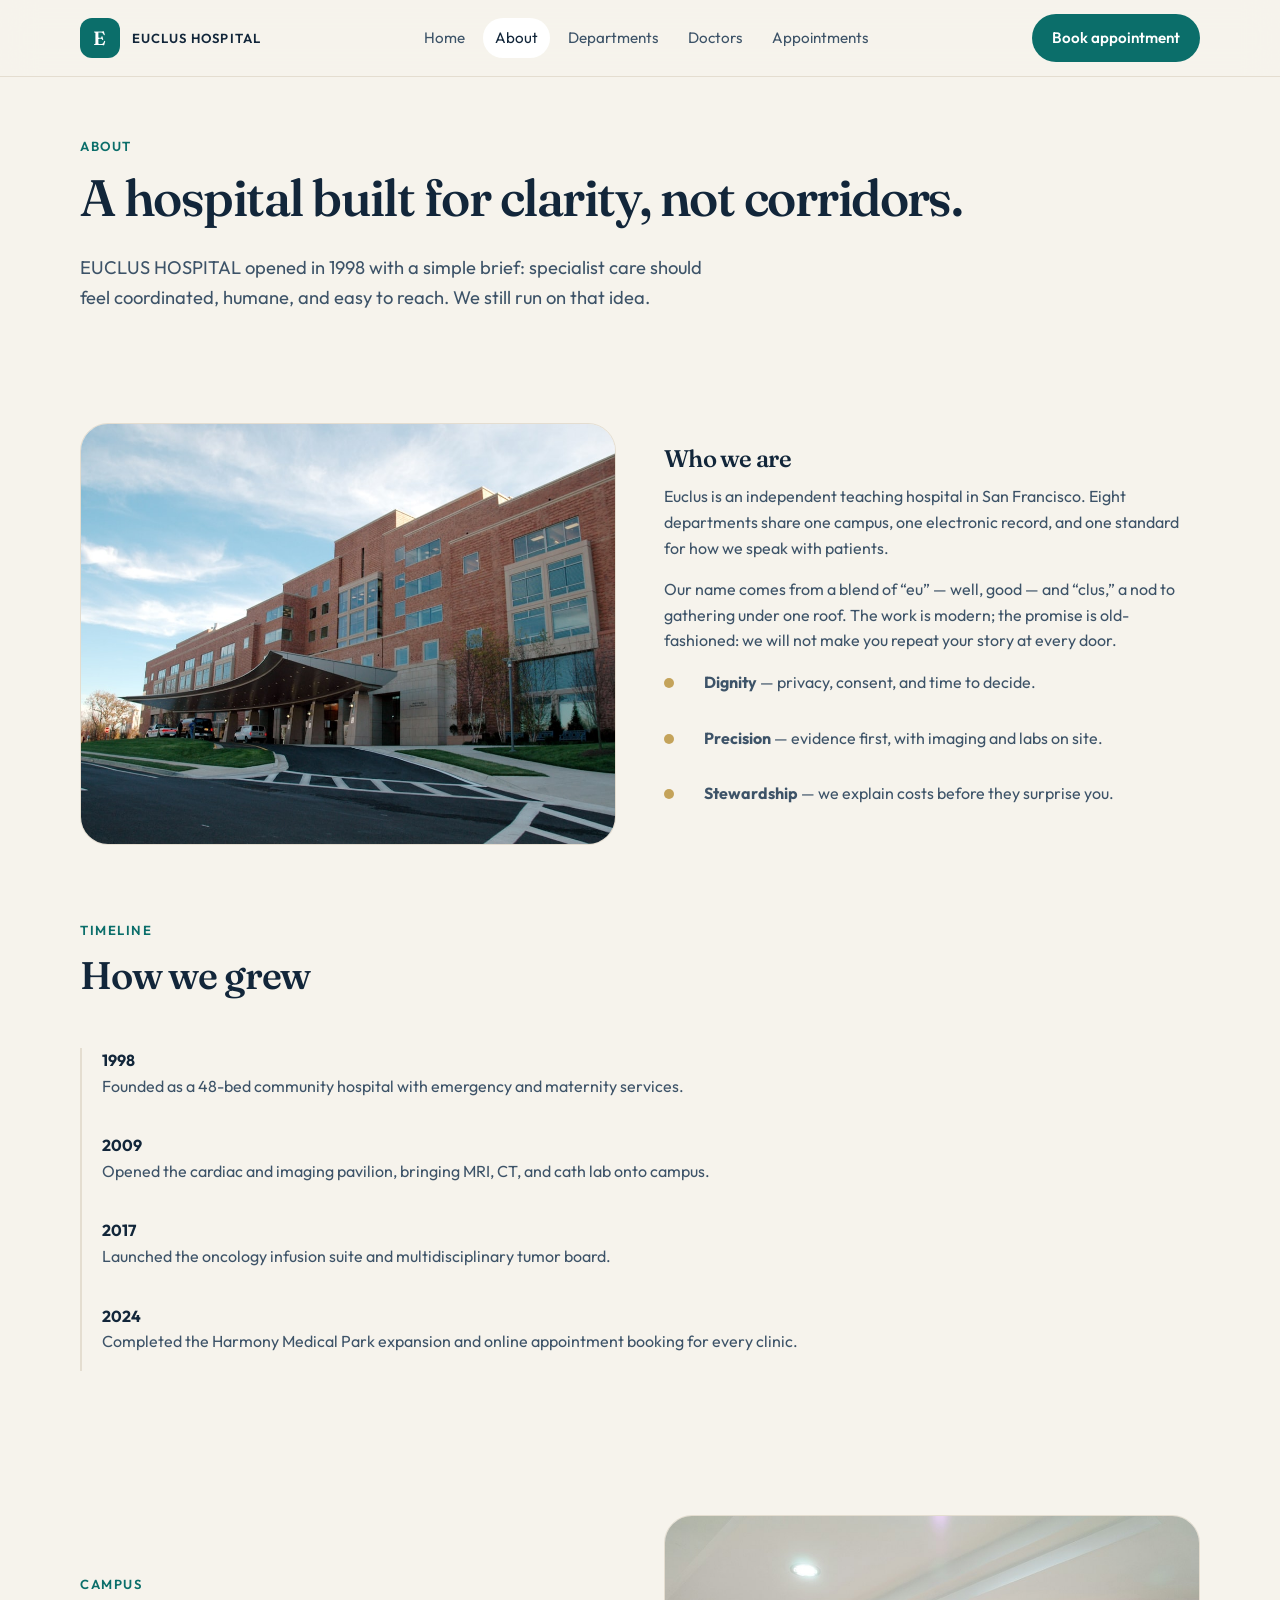
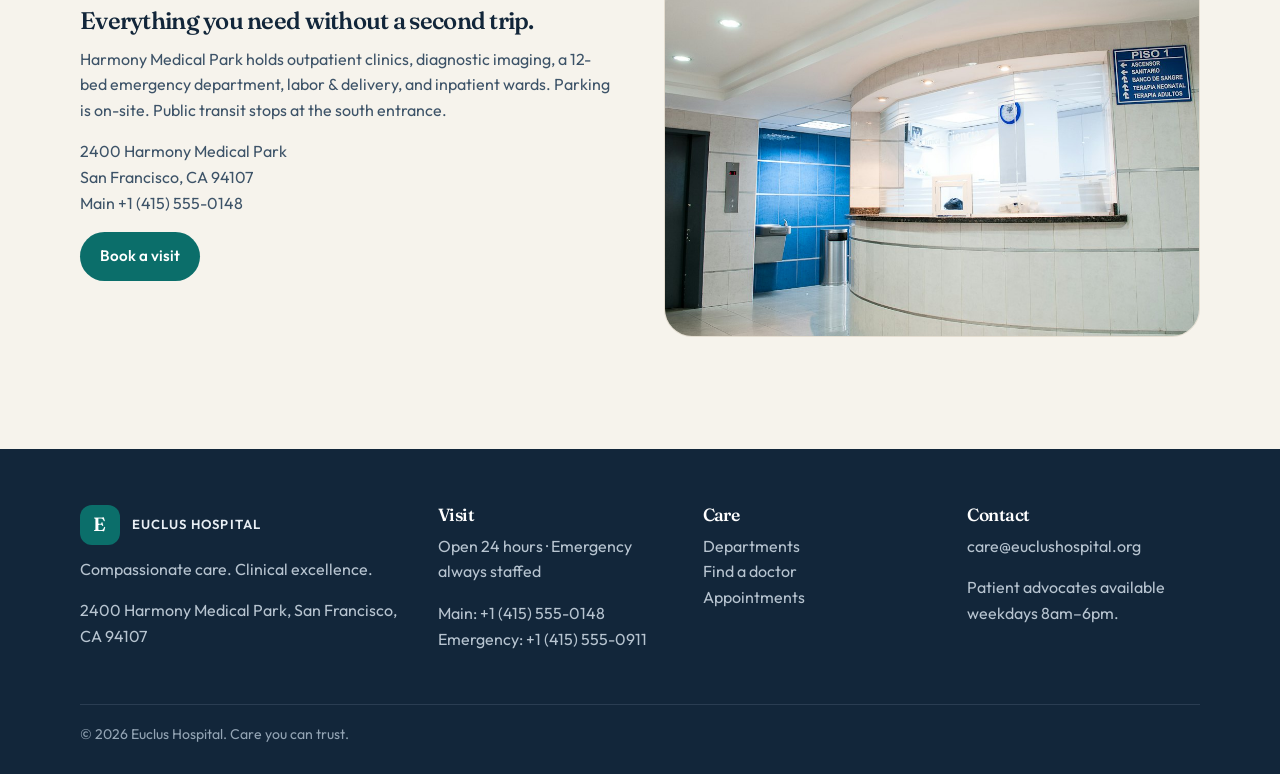
<file: euclus-hospital/about.html>
<!DOCTYPE html>
<html lang="en">
  <head>
    <meta charset="UTF-8" />
    <meta name="viewport" content="width=device-width, initial-scale=1" />
    <title>About — EUCLUS HOSPITAL</title>
    <link rel="preconnect" href="https://fonts.googleapis.com" />
    <link rel="preconnect" href="https://fonts.gstatic.com" crossorigin />
    <link
      href="https://fonts.googleapis.com/css2?family=Fraunces:opsz,wght@9..144,500;9..144,600&family=Outfit:wght@400;500;600&display=swap"
      rel="stylesheet"
    />
    <link rel="stylesheet" href="css/styles.css" />
  </head>
  <body>
    <main id="main">
      <section class="page-hero">
        <div class="container">
          <p class="eyebrow">About</p>
          <h1>A hospital built for clarity, not corridors.</h1>
          <p class="lead" style="max-width: 52ch; font-size: 1.15rem">
            EUCLUS HOSPITAL opened in 1998 with a simple brief: specialist care should feel coordinated, humane, and easy to reach. We still run on that idea.
          </p>
        </div>
      </section>

      <section>
        <div class="container two-col">
          <div class="panel">
            <img
              src="images/about-campus.jpg"
              alt="Hospital atrium with natural light"
            />
          </div>
          <div>
            <h2>Who we are</h2>
            <p>
              Euclus is an independent teaching hospital in San Francisco. Eight departments share one campus, one electronic record, and one standard for how we speak with patients.
            </p>
            <p>
              Our name comes from a blend of “eu” — well, good — and “clus,” a nod to gathering under one roof. The work is modern; the promise is old-fashioned: we will not make you repeat your story at every door.
            </p>
            <div class="values">
              <div class="value"><span class="dot"></span><p><strong>Dignity</strong> — privacy, consent, and time to decide.</p></div>
              <div class="value"><span class="dot"></span><p><strong>Precision</strong> — evidence first, with imaging and labs on site.</p></div>
              <div class="value"><span class="dot"></span><p><strong>Stewardship</strong> — we explain costs before they surprise you.</p></div>
            </div>
          </div>
        </div>
      </section>

      <section style="padding-top:0">
        <div class="container">
          <div class="section-head">
            <div>
              <p class="eyebrow">Timeline</p>
              <h2>How we grew</h2>
            </div>
          </div>
          <div class="timeline">
            <div>
              <strong>1998</strong>
              <p>Founded as a 48-bed community hospital with emergency and maternity services.</p>
            </div>
            <div>
              <strong>2009</strong>
              <p>Opened the cardiac and imaging pavilion, bringing MRI, CT, and cath lab onto campus.</p>
            </div>
            <div>
              <strong>2017</strong>
              <p>Launched the oncology infusion suite and multidisciplinary tumor board.</p>
            </div>
            <div>
              <strong>2024</strong>
              <p>Completed the Harmony Medical Park expansion and online appointment booking for every clinic.</p>
            </div>
          </div>
        </div>
      </section>

      <section>
        <div class="container two-col">
          <div>
            <p class="eyebrow">Campus</p>
            <h2>Everything you need without a second trip.</h2>
            <p>
              Harmony Medical Park holds outpatient clinics, diagnostic imaging, a 12-bed emergency department, labor & delivery, and inpatient wards. Parking is on-site. Public transit stops at the south entrance.
            </p>
            <p>
              2400 Harmony Medical Park<br />
              San Francisco, CA 94107<br />
              Main +1 (415) 555-0148
            </p>
            <a class="btn btn-primary" href="appointment.html">Book a visit</a>
          </div>
          <div class="panel">
            <img
              src="images/about-atrium.jpg"
              alt="Exterior of a modern hospital building"
            />
          </div>
        </div>
      </section>
    </main>
    <script src="js/data.js"></script>
    <script src="js/layout.js"></script>
  </body>
</html>
</file>
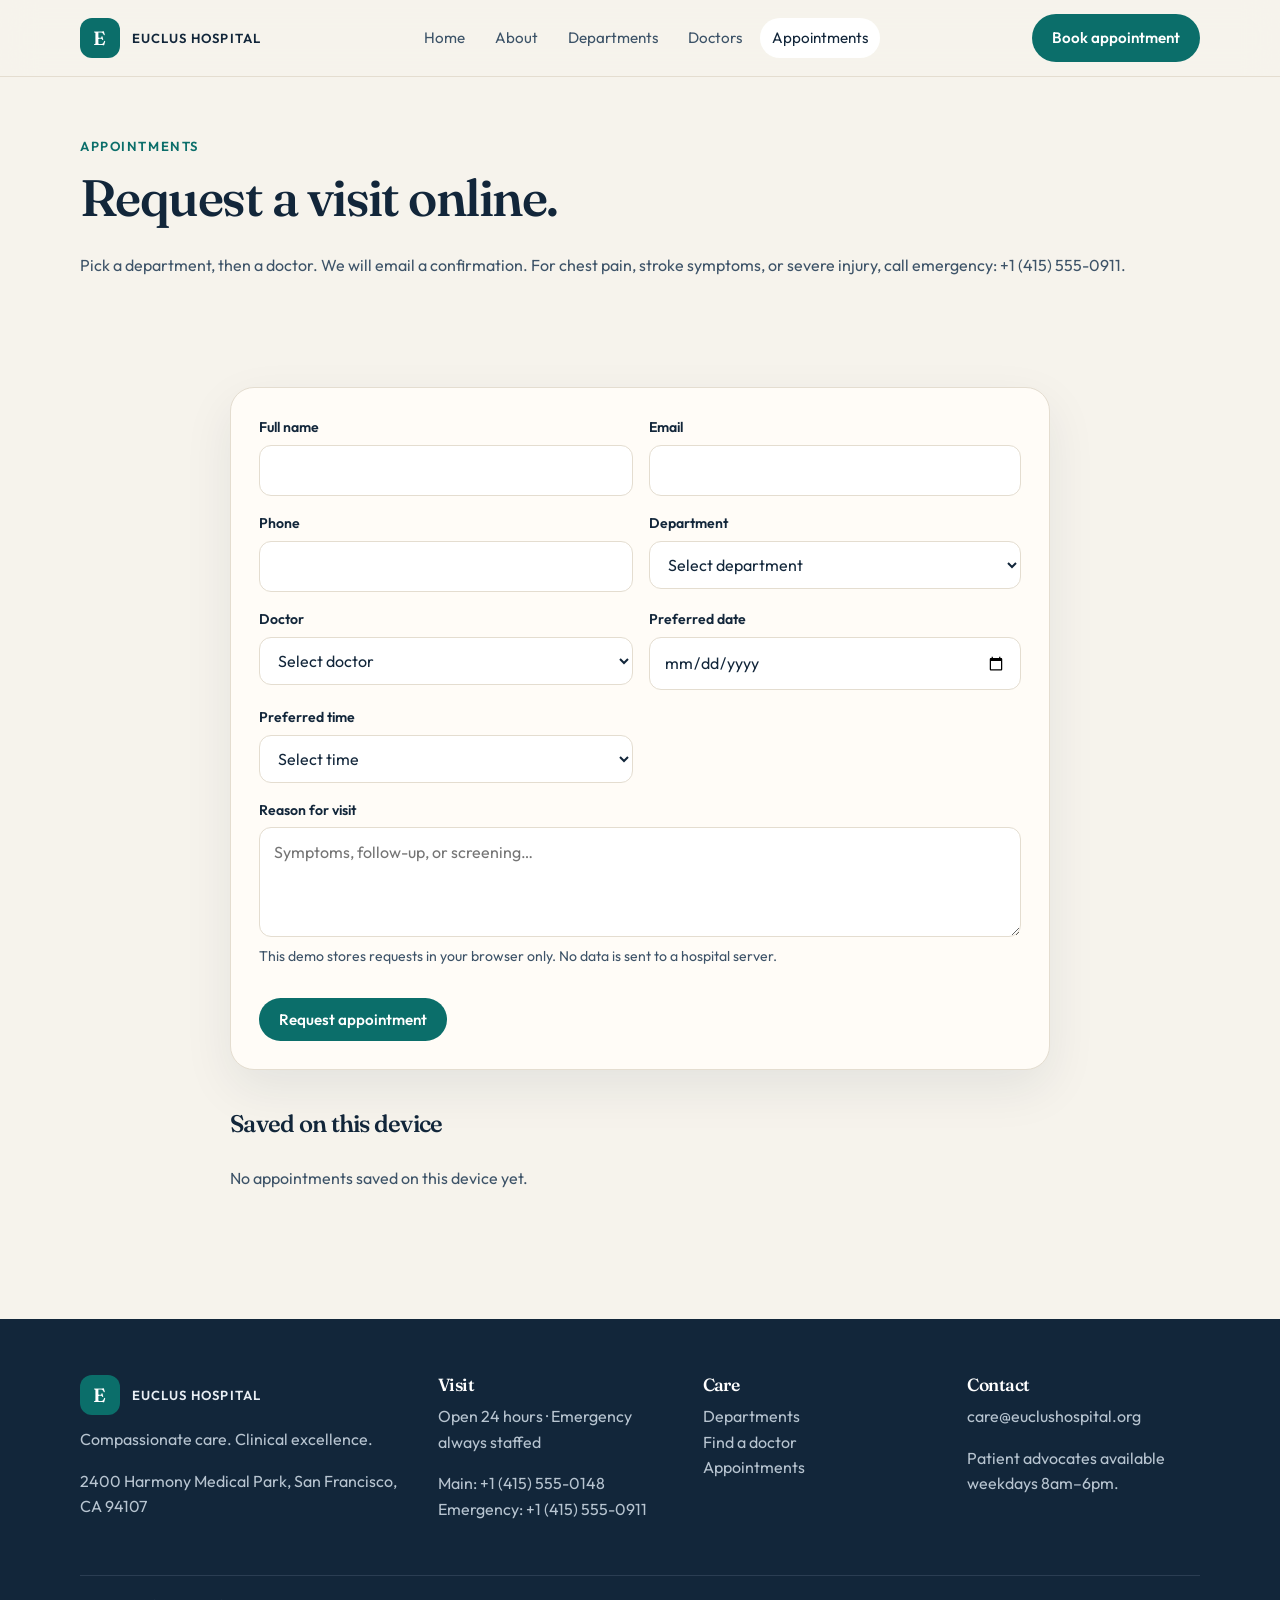
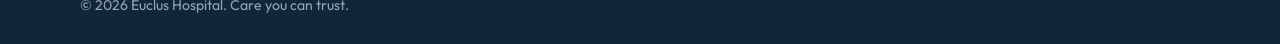
<file: euclus-hospital/appointment.html>
<!DOCTYPE html>
<html lang="en">
  <head>
    <meta charset="UTF-8" />
    <meta name="viewport" content="width=device-width, initial-scale=1" />
    <title>Book an appointment — EUCLUS HOSPITAL</title>
    <link rel="preconnect" href="https://fonts.googleapis.com" />
    <link rel="preconnect" href="https://fonts.gstatic.com" crossorigin />
    <link
      href="https://fonts.googleapis.com/css2?family=Fraunces:opsz,wght@9..144,500;9..144,600&family=Outfit:wght@400;500;600&display=swap"
      rel="stylesheet"
    />
    <link rel="stylesheet" href="css/styles.css" />
  </head>
  <body>
    <main id="main">
      <section class="page-hero">
        <div class="container">
          <p class="eyebrow">Appointments</p>
          <h1>Request a visit online.</h1>
          <p>Pick a department, then a doctor. We will email a confirmation. For chest pain, stroke symptoms, or severe injury, call emergency: +1 (415) 555-0911.</p>
        </div>
      </section>
      <section>
        <div class="container" style="max-width: 820px">
          <div data-message></div>
          <form class="form-card" data-appt-form>
            <div class="form-grid">
              <div class="field">
                <label for="name">Full name</label>
                <input id="name" name="name" autocomplete="name" required />
              </div>
              <div class="field">
                <label for="email">Email</label>
                <input id="email" name="email" type="email" autocomplete="email" required />
              </div>
              <div class="field">
                <label for="phone">Phone</label>
                <input id="phone" name="phone" type="tel" autocomplete="tel" required />
              </div>
              <div class="field">
                <label for="department">Department</label>
                <select id="department" name="department" required></select>
              </div>
              <div class="field">
                <label for="doctor">Doctor</label>
                <select id="doctor" name="doctor" required></select>
              </div>
              <div class="field">
                <label for="date">Preferred date</label>
                <input id="date" name="date" type="date" required />
              </div>
              <div class="field">
                <label for="time">Preferred time</label>
                <select id="time" name="time" required></select>
              </div>
              <div class="field full">
                <label for="reason">Reason for visit</label>
                <textarea id="reason" name="reason" placeholder="Symptoms, follow-up, or screening…"></textarea>
              </div>
            </div>
            <p class="form-note">This demo stores requests in your browser only. No data is sent to a hospital server.</p>
            <button class="btn btn-primary" type="submit" style="margin-top: 16px">Request appointment</button>
          </form>
          <h2 style="margin-top: 40px">Saved on this device</h2>
          <div class="appt-list" data-appt-list></div>
        </div>
      </section>
    </main>
    <script src="js/data.js"></script>
    <script src="js/layout.js"></script>
    <script src="js/appointment.js"></script>
  </body>
</html>
</file>
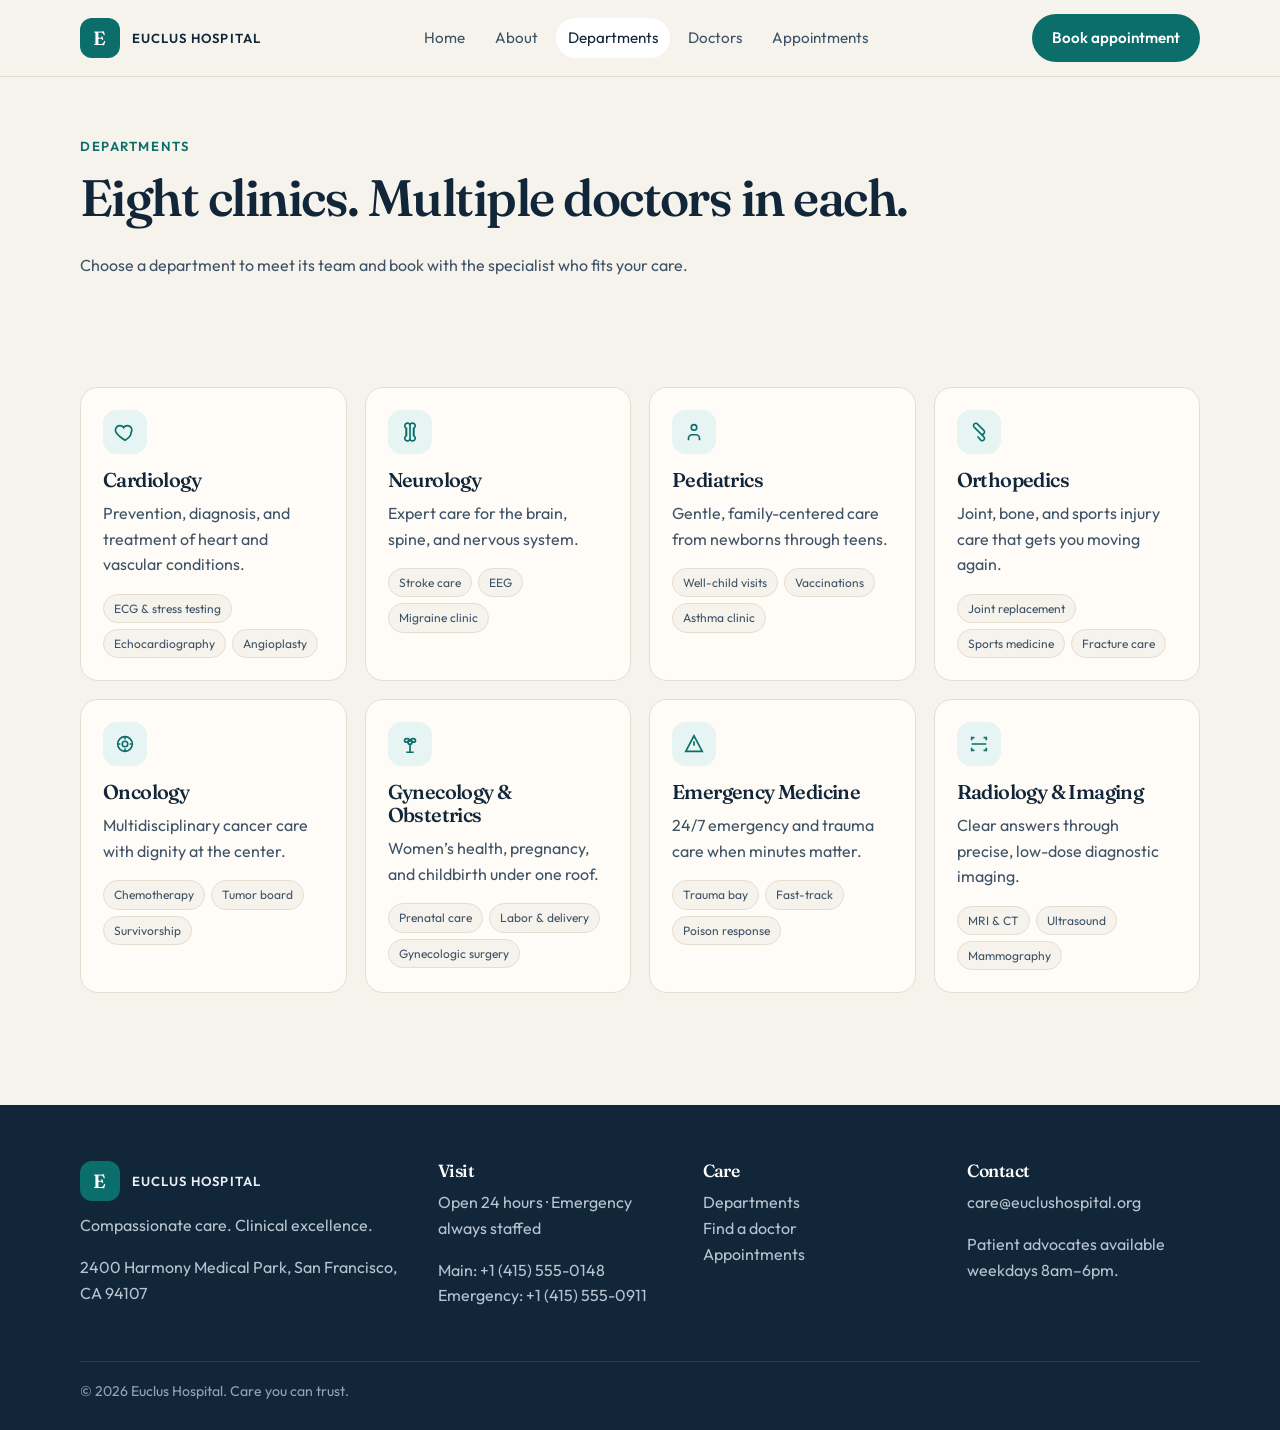
<file: euclus-hospital/departments.html>
<!DOCTYPE html>
<html lang="en">
  <head>
    <meta charset="UTF-8" />
    <meta name="viewport" content="width=device-width, initial-scale=1" />
    <title>Departments — EUCLUS HOSPITAL</title>
    <link rel="preconnect" href="https://fonts.googleapis.com" />
    <link rel="preconnect" href="https://fonts.gstatic.com" crossorigin />
    <link
      href="https://fonts.googleapis.com/css2?family=Fraunces:opsz,wght@9..144,500;9..144,600&family=Outfit:wght@400;500;600&display=swap"
      rel="stylesheet"
    />
    <link rel="stylesheet" href="css/styles.css" />
  </head>
  <body>
    <main id="main">
      <section class="page-hero">
        <div class="container">
          <p class="eyebrow">Departments</p>
          <h1>Eight clinics. Multiple doctors in each.</h1>
          <p>Choose a department to meet its team and book with the specialist who fits your care.</p>
        </div>
      </section>
      <section>
        <div class="container">
          <div class="card-grid" data-dept-list></div>
        </div>
      </section>
      <section class="dept-detail" data-dept-detail style="padding-top:0"></section>
    </main>
    <script src="js/data.js"></script>
    <script src="js/layout.js"></script>
    <script src="js/departments.js"></script>
  </body>
</html>
</file>
<file: euclus-hospital/css/styles.css>
:root {
  --ink: #12263a;
  --ink-soft: #3d5368;
  --teal: #0b6e6a;
  --teal-dark: #085652;
  --teal-soft: #e6f4f3;
  --gold: #c4a35a;
  --cream: #f6f3ec;
  --paper: #fffcf7;
  --line: #e4ddd0;
  --white: #ffffff;
  --danger: #b42318;
  --ok: #067647;
  --shadow: 0 18px 50px rgba(18, 38, 58, 0.08);
  --radius: 18px;
  --max: 1120px;
  --nav-h: 76px;
  --serif: "Fraunces", Georgia, serif;
  --sans: "Outfit", system-ui, sans-serif;
}

*,
*::before,
*::after {
  box-sizing: border-box;
}

html {
  scroll-behavior: smooth;
}

body {
  margin: 0;
  font-family: var(--sans);
  color: var(--ink);
  background: var(--cream);
  line-height: 1.6;
}

img {
  max-width: 100%;
  display: block;
}

a {
  color: inherit;
  text-decoration: none;
}

h1,
h2,
h3,
h4 {
  font-family: var(--serif);
  font-weight: 560;
  letter-spacing: -0.03em;
  line-height: 1.15;
  margin: 0 0 0.5em;
}

p {
  margin: 0 0 1em;
  color: var(--ink-soft);
}

.skip {
  position: absolute;
  left: -999px;
  top: 8px;
}

.skip:focus {
  left: 8px;
  background: var(--white);
  padding: 8px 12px;
  z-index: 100;
}

.container {
  width: min(100% - 40px, var(--max));
  margin-inline: auto;
}

.site-header {
  position: sticky;
  top: 0;
  z-index: 50;
  background: rgba(246, 243, 236, 0.92);
  backdrop-filter: blur(16px);
  border-bottom: 1px solid var(--line);
}

.header-inner {
  display: flex;
  align-items: center;
  justify-content: space-between;
  height: var(--nav-h);
  gap: 24px;
}

.brand {
  display: flex;
  align-items: center;
  gap: 12px;
  font-weight: 600;
  letter-spacing: 0.08em;
  font-size: 0.82rem;
}

.logo-mark {
  width: 40px;
  height: 40px;
  border-radius: 12px;
  background: var(--teal);
  color: var(--white);
  display: grid;
  place-items: center;
  font-family: var(--serif);
  font-size: 1.2rem;
  font-weight: 600;
}

.nav {
  display: flex;
  align-items: center;
  gap: 6px;
}

.nav a {
  padding: 8px 12px;
  border-radius: 999px;
  font-size: 0.95rem;
  color: var(--ink-soft);
}

.nav a:hover,
.nav a.active {
  color: var(--ink);
  background: var(--white);
}

.btn {
  display: inline-flex;
  align-items: center;
  justify-content: center;
  gap: 8px;
  border: 0;
  cursor: pointer;
  border-radius: 999px;
  padding: 12px 20px;
  font-family: inherit;
  font-size: 0.95rem;
  font-weight: 560;
  transition: transform 0.15s ease, background 0.15s ease, color 0.15s ease;
}

.btn:hover {
  transform: translateY(-1px);
}

.btn-primary {
  background: var(--teal);
  color: var(--white);
}

.btn-primary:hover {
  background: var(--teal-dark);
}

.btn-ghost {
  background: transparent;
  color: var(--ink);
  border: 1px solid var(--line);
}

.btn-ghost:hover {
  background: var(--white);
}

.menu-toggle {
  display: none;
  background: transparent;
  border: 1px solid var(--line);
  width: 44px;
  height: 44px;
  border-radius: 12px;
}

.hero {
  padding: 48px 0 24px;
}

.hero-grid {
  display: grid;
  grid-template-columns: 1.05fr 0.95fr;
  gap: 48px;
  align-items: center;
}

.eyebrow {
  display: inline-flex;
  align-items: center;
  gap: 8px;
  color: var(--teal);
  font-weight: 600;
  font-size: 0.82rem;
  letter-spacing: 0.12em;
  text-transform: uppercase;
  margin-bottom: 12px;
}

.hero h1 {
  font-size: clamp(2.4rem, 5vw, 4.2rem);
  margin-bottom: 16px;
}

.hero p.lead {
  font-size: 1.15rem;
  max-width: 36ch;
}

.hero-actions {
  display: flex;
  flex-wrap: wrap;
  gap: 12px;
  margin: 24px 0 28px;
}

.hero-meta {
  display: flex;
  gap: 28px;
  color: var(--ink-soft);
  font-size: 0.92rem;
}

.hero-meta strong {
  display: block;
  color: var(--ink);
  font-size: 1.3rem;
  font-family: var(--serif);
}

.hero-visual {
  position: relative;
}

.hero-visual img {
  width: 100%;
  height: 540px;
  object-fit: cover;
  border-radius: 28px;
}

.float-card {
  position: absolute;
  bottom: 24px;
  left: -28px;
  background: var(--paper);
  padding: 16px 18px;
  border-radius: 16px;
  box-shadow: var(--shadow);
  max-width: 230px;
}

.float-card span {
  color: var(--teal);
  font-weight: 600;
  font-size: 0.78rem;
  letter-spacing: 0.08em;
  text-transform: uppercase;
}

section {
  padding: 72px 0;
}

.section-head {
  display: flex;
  justify-content: space-between;
  align-items: end;
  gap: 24px;
  margin-bottom: 32px;
}

.section-head h2 {
  font-size: clamp(1.8rem, 3vw, 2.6rem);
}

.muted {
  color: var(--ink-soft);
}

.card-grid {
  display: grid;
  grid-template-columns: repeat(4, 1fr);
  gap: 18px;
}

.card {
  background: var(--paper);
  border: 1px solid var(--line);
  border-radius: var(--radius);
  padding: 22px;
  box-shadow: 0 1px 0 rgba(255, 255, 255, 0.6) inset;
}

.card:hover {
  border-color: #cfdcd8;
  box-shadow: var(--shadow);
}

.icon-chip {
  width: 44px;
  height: 44px;
  border-radius: 14px;
  background: var(--teal-soft);
  color: var(--teal);
  display: grid;
  place-items: center;
  margin-bottom: 14px;
}

.card h3 {
  font-size: 1.25rem;
}

.chip-row {
  display: flex;
  flex-wrap: wrap;
  gap: 6px;
  margin-top: 12px;
}

.chip {
  font-size: 0.75rem;
  background: var(--cream);
  border: 1px solid var(--line);
  border-radius: 999px;
  padding: 4px 10px;
  color: var(--ink-soft);
}

.two-col {
  display: grid;
  grid-template-columns: 1fr 1fr;
  gap: 48px;
  align-items: center;
}

.panel {
  background: var(--paper);
  border-radius: 28px;
  overflow: hidden;
  border: 1px solid var(--line);
}

.panel img {
  width: 100%;
  height: 420px;
  object-fit: cover;
}

.values {
  display: grid;
  gap: 14px;
}

.value {
  display: grid;
  grid-template-columns: 28px 1fr;
  gap: 12px;
}

.dot {
  width: 10px;
  height: 10px;
  border-radius: 50%;
  background: var(--gold);
  margin-top: 8px;
}

.stats {
  display: grid;
  grid-template-columns: repeat(4, 1fr);
  gap: 16px;
}

.stat {
  background: var(--ink);
  color: var(--white);
  border-radius: 20px;
  padding: 24px;
}

.stat p {
  color: #c9d6e2;
  margin: 0;
}

.stat strong {
  font-family: var(--serif);
  font-size: 2rem;
  display: block;
}

.doctor-grid {
  display: grid;
  grid-template-columns: repeat(3, 1fr);
  gap: 20px;
}

.doctor-card img {
  width: 100%;
  height: 240px;
  object-fit: cover;
  border-radius: 14px;
  margin-bottom: 14px;
}

.doctor-card .dept {
  color: var(--teal);
  font-size: 0.82rem;
  font-weight: 600;
  letter-spacing: 0.04em;
  text-transform: uppercase;
}

.filters {
  display: flex;
  flex-wrap: wrap;
  gap: 8px;
  margin-bottom: 24px;
}

.filter-btn {
  border: 1px solid var(--line);
  background: var(--paper);
  border-radius: 999px;
  padding: 8px 14px;
  cursor: pointer;
  font-family: inherit;
}

.filter-btn.active,
.filter-btn:hover {
  background: var(--teal);
  color: var(--white);
  border-color: var(--teal);
}

.page-hero {
  padding: 56px 0 20px;
}

.page-hero h1 {
  font-size: clamp(2.2rem, 4vw, 3.4rem);
}

.form-card {
  background: var(--paper);
  border: 1px solid var(--line);
  border-radius: 24px;
  padding: 28px;
  box-shadow: var(--shadow);
}

.form-grid {
  display: grid;
  grid-template-columns: 1fr 1fr;
  gap: 16px;
}

.field {
  display: flex;
  flex-direction: column;
  gap: 6px;
}

.field.full {
  grid-column: 1 / -1;
}

label {
  font-size: 0.88rem;
  font-weight: 600;
}

input,
select,
textarea {
  font: inherit;
  padding: 12px 14px;
  border-radius: 12px;
  border: 1px solid var(--line);
  background: var(--white);
  color: var(--ink);
}

textarea {
  min-height: 110px;
  resize: vertical;
}

.form-note {
  font-size: 0.88rem;
  color: var(--ink-soft);
  margin-top: 8px;
}

.success,
.error {
  border-radius: 14px;
  padding: 14px 16px;
  margin-bottom: 16px;
}

.success {
  background: #eaf8ef;
  color: var(--ok);
}

.error {
  background: #fdecea;
  color: var(--danger);
}

.appt-list {
  margin-top: 28px;
  display: grid;
  gap: 12px;
}

.appt-item {
  background: var(--paper);
  border: 1px solid var(--line);
  border-radius: 14px;
  padding: 16px 18px;
  display: flex;
  justify-content: space-between;
  gap: 16px;
  align-items: start;
}

.site-footer {
  background: var(--ink);
  color: #e8eef4;
  padding: 56px 0 28px;
  margin-top: 40px;
}

.site-footer p {
  color: #b7c4d0;
}

.footer-grid {
  display: grid;
  grid-template-columns: 1.4fr 1fr 1fr 1fr;
  gap: 32px;
  margin-bottom: 36px;
}

.site-footer a:hover {
  color: var(--gold);
}

.copyright {
  border-top: 1px solid #2a3d52;
  padding-top: 18px;
  font-size: 0.88rem;
  color: #93a4b4;
}

.dept-detail {
  display: none;
}

.dept-detail.open {
  display: block;
}

.timeline {
  display: grid;
  gap: 18px;
  border-left: 2px solid var(--line);
  padding-left: 20px;
}

.hidden {
  display: none !important;
}

@media (max-width: 960px) {
  .hero-grid,
  .two-col,
  .card-grid,
  .doctor-grid,
  .stats,
  .footer-grid,
  .form-grid {
    grid-template-columns: 1fr 1fr;
  }

  .card-grid {
    grid-template-columns: 1fr 1fr;
  }

  .float-card {
    left: 16px;
  }
}

@media (max-width: 760px) {
  .menu-toggle {
    display: grid;
    place-items: center;
  }

  .nav {
    display: none;
    position: absolute;
    top: var(--nav-h);
    left: 0;
    right: 0;
    background: var(--cream);
    flex-direction: column;
    padding: 12px 20px 20px;
    border-bottom: 1px solid var(--line);
    align-items: stretch;
  }

  .nav.open {
    display: flex;
  }

  .header-cta {
    display: none;
  }

  .hero-grid,
  .two-col,
  .card-grid,
  .doctor-grid,
  .stats,
  .footer-grid,
  .form-grid {
    grid-template-columns: 1fr;
  }

  .hero-visual img,
  .panel img {
    height: 320px;
  }

  .section-head {
    flex-direction: column;
    align-items: start;
  }

  .appt-item {
    flex-direction: column;
  }
}
</file>
